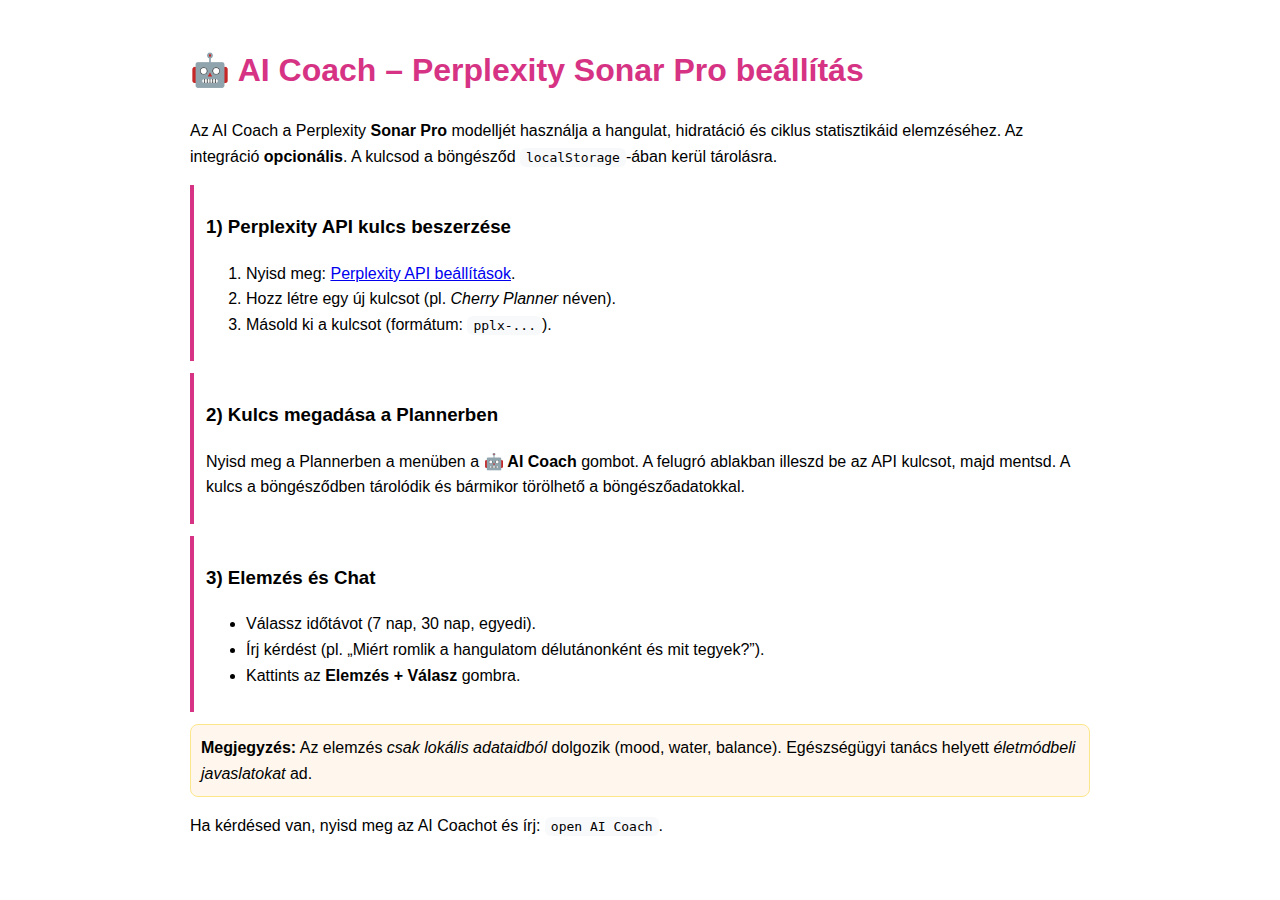
<file: ai-setup.html>
<!DOCTYPE html>
<html lang="hu">
<head>
  <meta charset="UTF-8" />
  <meta name="viewport" content="width=device-width, initial-scale=1" />
  <title>Cherry Planner – AI Coach beállítás</title>
  <style>
    body { font-family: Arial, sans-serif; line-height: 1.6; padding: 24px; max-width: 900px; margin: auto; }
    h1 { color: #d63384; }
    code, kbd { background: #f8f9fa; padding: 2px 6px; border-radius: 6px; }
    .step { border-left: 4px solid #d63384; padding: 8px 12px; margin: 12px 0; background: #fff; }
    .note { background: #fff7ed; padding: 10px; border-radius: 8px; border: 1px solid #fde68a; }
  </style>
  </head>
  <body>
    <h1>🤖 AI Coach – Perplexity Sonar Pro beállítás</h1>
    <p>Az AI Coach a Perplexity <strong>Sonar Pro</strong> modelljét használja a hangulat, hidratáció és ciklus statisztikáid elemzéséhez. Az integráció <strong>opcionális</strong>. A kulcsod a böngésződ <code>localStorage</code>-ában kerül tárolásra.</p>

    <div class="step">
      <h3>1) Perplexity API kulcs beszerzése</h3>
      <ol>
        <li>Nyisd meg: <a href="https://www.perplexity.ai/settings/api" target="_blank">Perplexity API beállítások</a>.</li>
        <li>Hozz létre egy új kulcsot (pl. <em>Cherry Planner</em> néven).</li>
        <li>Másold ki a kulcsot (formátum: <code>pplx-...</code>).</li>
      </ol>
    </div>

    <div class="step">
      <h3>2) Kulcs megadása a Plannerben</h3>
      <p>Nyisd meg a Plannerben a menüben a <strong>🤖 AI Coach</strong> gombot. A felugró ablakban illeszd be az API kulcsot, majd mentsd. A kulcs a böngésződben tárolódik és bármikor törölhető a böngészőadatokkal.</p>
    </div>

    <div class="step">
      <h3>3) Elemzés és Chat</h3>
      <ul>
        <li>Válassz időtávot (7 nap, 30 nap, egyedi).</li>
        <li>Írj kérdést (pl. „Miért romlik a hangulatom délutánonként és mit tegyek?”).</li>
        <li>Kattints az <strong>Elemzés + Válasz</strong> gombra.</li>
      </ul>
    </div>

    <div class="note">
      <strong>Megjegyzés:</strong> Az elemzés <em>csak lokális adataidból</em> dolgozik (mood, water, balance). Egészségügyi tanács helyett <em>életmódbeli javaslatokat</em> ad.
    </div>

    <p>Ha kérdésed van, nyisd meg az AI Coachot és írj: <kbd>open AI Coach</kbd>.</p>
  </body>
</html>
</file>
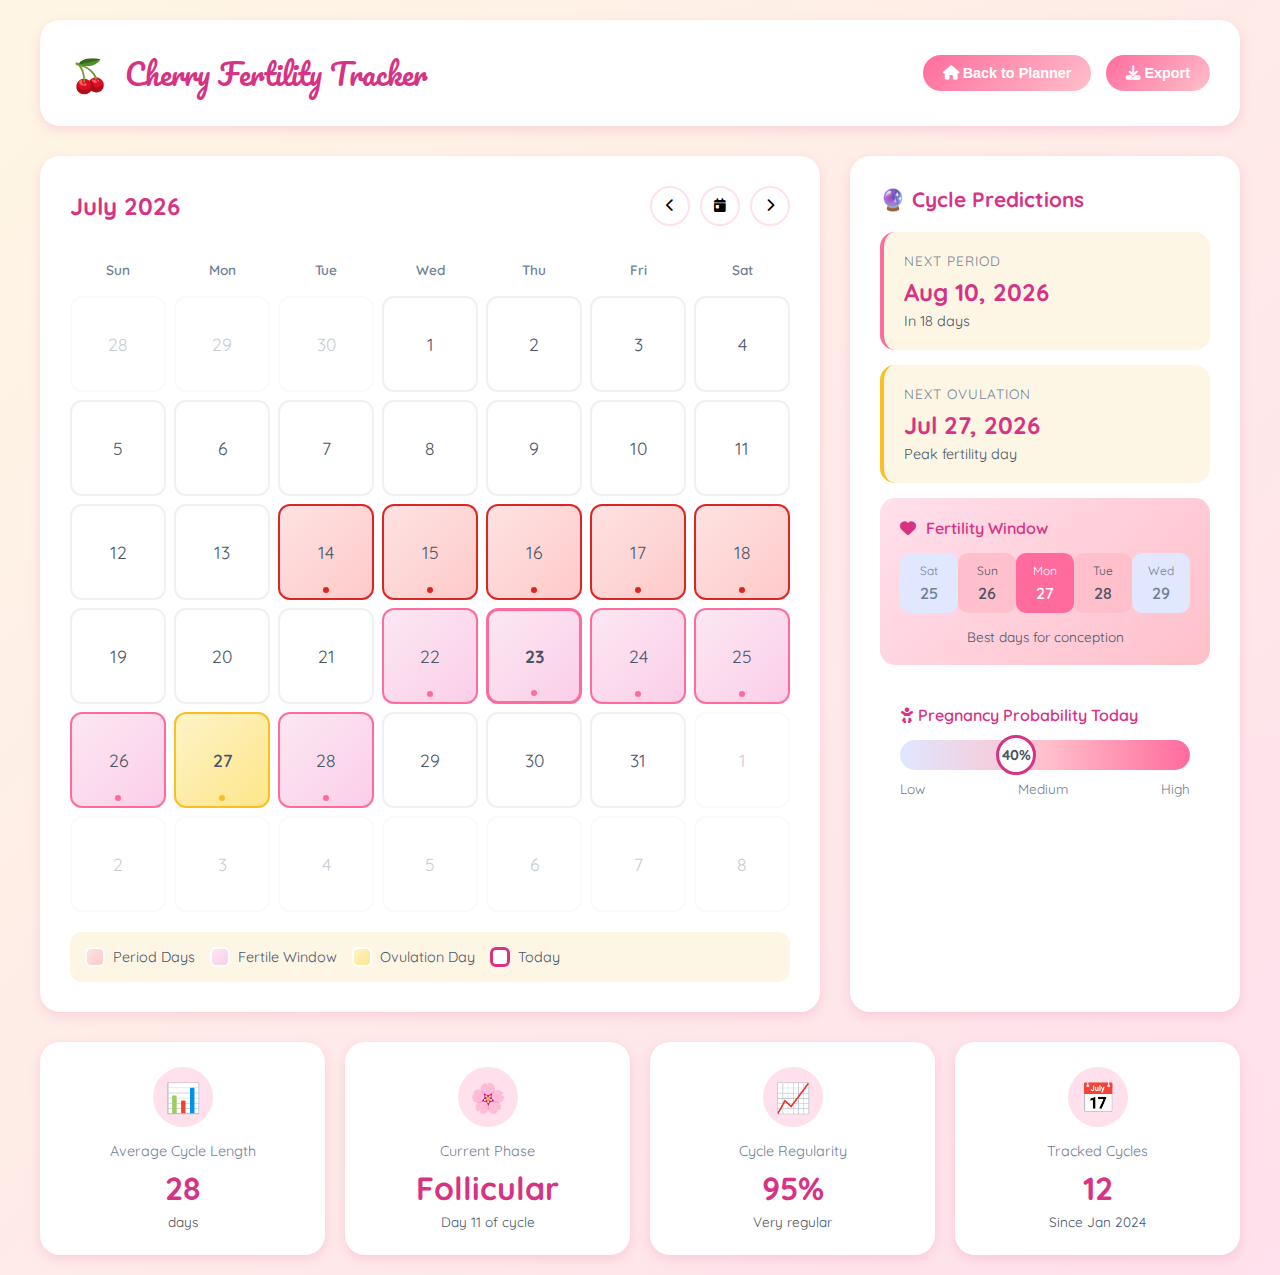
<file: cherry-planner-german.html>
<!DOCTYPE html>
<html lang="en">
<head>
  <meta charset="UTF-8">
  <meta name="viewport" content="width=device-width, initial-scale=1">
  <title>Cherry Planner - Fertility & Cycle Tracker</title>
  <link href="https://fonts.googleapis.com/css2?family=Quicksand:wght@400;500;600;700&family=Pacifico&display=swap" rel="stylesheet">
  <link rel="stylesheet" href="https://cdnjs.cloudflare.com/ajax/libs/font-awesome/6.5.1/css/all.min.css">
  <style>
    :root {
      --cherry-pink: #ff6b9d;
      --cherry-rose: #ffc0cb;
      --cherry-light: #ffe0ec;
      --cherry-dark: #d63384;
      --cherry-gradient: linear-gradient(135deg, #ff6b9d, #ffc0cb);
      --cream: #fef6e4;
      --purple: #c084fc;
      --purple-light: #e9d5ff;
      --success: #86efac;
      --warning: #fde68a;
      --danger: #fca5a5;
      --text-dark: #4a5568;
      --text-light: #718096;
      --white: #ffffff;
      --shadow-sm: 0 2px 4px rgba(214, 51, 132, 0.1);
      --shadow-md: 0 4px 12px rgba(214, 51, 132, 0.15);
      --shadow-lg: 0 10px 30px rgba(214, 51, 132, 0.2);
      
      /* Fertility colors */
      --fertility-high: #ff6b9d;
      --fertility-medium: #ffc0cb;
      --fertility-low: #e0e7ff;
      --ovulation: #fbbf24;
      --period: #dc2626;
    }

    * {
      margin: 0;
      padding: 0;
      box-sizing: border-box;
    }

    body {
      font-family: 'Quicksand', sans-serif;
      background: linear-gradient(135deg, #fef6e4 0%, #ffe0ec 100%);
      min-height: 100vh;
      color: var(--text-dark);
      padding: 20px;
    }

    .container {
      max-width: 1200px;
      margin: 0 auto;
    }

    /* Header */
    .header {
      background: var(--white);
      padding: 25px 30px;
      border-radius: 20px;
      box-shadow: var(--shadow-md);
      margin-bottom: 30px;
      display: flex;
      justify-content: space-between;
      align-items: center;
    }

    .logo {
      display: flex;
      align-items: center;
      gap: 15px;
      font-family: 'Pacifico', cursive;
      font-size: 1.8rem;
      color: var(--cherry-dark);
    }

    .logo-cherry {
      font-size: 2rem;
      animation: pulse 2s ease-in-out infinite;
    }

    @keyframes pulse {
      0%, 100% { transform: scale(1); }
      50% { transform: scale(1.1); }
    }

    .header-actions {
      display: flex;
      gap: 15px;
    }

    .btn {
      padding: 10px 20px;
      border: none;
      border-radius: 25px;
      font-weight: 600;
      cursor: pointer;
      transition: all 0.3s ease;
      font-size: 0.9rem;
      background: var(--cherry-gradient);
      color: white;
    }

    .btn:hover {
      transform: translateY(-2px);
      box-shadow: var(--shadow-lg);
    }

    /* Main Grid */
    .main-grid {
      display: grid;
      grid-template-columns: 2fr 1fr;
      gap: 30px;
      margin-bottom: 30px;
    }

    /* Calendar Section */
    .calendar-section {
      background: var(--white);
      padding: 30px;
      border-radius: 20px;
      box-shadow: var(--shadow-md);
    }

    .calendar-header {
      display: flex;
      justify-content: space-between;
      align-items: center;
      margin-bottom: 25px;
    }

    .calendar-title {
      font-size: 1.5rem;
      font-weight: 700;
      color: var(--cherry-dark);
    }

    .calendar-nav {
      display: flex;
      gap: 10px;
    }

    .nav-btn {
      width: 40px;
      height: 40px;
      border: 2px solid var(--cherry-light);
      background: var(--white);
      border-radius: 50%;
      cursor: pointer;
      display: flex;
      align-items: center;
      justify-content: center;
      transition: all 0.3s ease;
    }

    .nav-btn:hover {
      background: var(--cherry-light);
      border-color: var(--cherry-pink);
    }

    /* Calendar Grid */
    .calendar-grid {
      display: grid;
      grid-template-columns: repeat(7, 1fr);
      gap: 8px;
      margin-bottom: 20px;
    }

    .calendar-day-header {
      text-align: center;
      font-weight: 600;
      color: var(--text-light);
      padding: 10px;
      font-size: 0.85rem;
    }

    .calendar-day {
      aspect-ratio: 1;
      border: 2px solid #f0f0f0;
      border-radius: 12px;
      display: flex;
      flex-direction: column;
      align-items: center;
      justify-content: center;
      cursor: pointer;
      transition: all 0.3s ease;
      position: relative;
      background: var(--white);
    }

    .calendar-day:hover {
      transform: scale(1.05);
      box-shadow: var(--shadow-md);
      z-index: 10;
    }

    .calendar-day.today {
      border-color: var(--cherry-dark);
      border-width: 3px;
      font-weight: 700;
    }

    .calendar-day.period {
      background: linear-gradient(135deg, #fee2e2, #fecaca);
      border-color: var(--period);
    }

    .calendar-day.fertile {
      background: linear-gradient(135deg, #fce7f3, #fbcfe8);
      border-color: var(--fertility-high);
    }

    .calendar-day.ovulation {
      background: linear-gradient(135deg, #fef3c7, #fde68a);
      border-color: var(--ovulation);
      font-weight: 600;
    }

    .day-number {
      font-size: 1.1rem;
      color: var(--text-dark);
    }

    .day-indicator {
      position: absolute;
      bottom: 5px;
      display: flex;
      gap: 3px;
    }

    .indicator-dot {
      width: 6px;
      height: 6px;
      border-radius: 50%;
    }

    .indicator-dot.period { background: var(--period); }
    .indicator-dot.fertile { background: var(--fertility-high); }
    .indicator-dot.ovulation { background: var(--ovulation); }

    /* Predictions Panel */
    .predictions-panel {
      background: var(--white);
      padding: 30px;
      border-radius: 20px;
      box-shadow: var(--shadow-md);
    }

    .panel-title {
      font-size: 1.3rem;
      font-weight: 700;
      color: var(--cherry-dark);
      margin-bottom: 20px;
    }

    .prediction-card {
      background: var(--cream);
      padding: 20px;
      border-radius: 15px;
      margin-bottom: 15px;
      border-left: 4px solid var(--cherry-pink);
    }

    .prediction-label {
      font-size: 0.85rem;
      color: var(--text-light);
      text-transform: uppercase;
      letter-spacing: 1px;
      margin-bottom: 8px;
    }

    .prediction-value {
      font-size: 1.5rem;
      font-weight: 700;
      color: var(--cherry-dark);
      margin-bottom: 5px;
    }

    .prediction-detail {
      font-size: 0.9rem;
      color: var(--text-dark);
    }

    /* Fertility Window */
    .fertility-window {
      background: linear-gradient(135deg, var(--cherry-light), var(--cherry-rose));
      padding: 20px;
      border-radius: 15px;
      margin-bottom: 20px;
    }

    .fertility-title {
      font-weight: 600;
      color: var(--cherry-dark);
      margin-bottom: 15px;
      display: flex;
      align-items: center;
      gap: 10px;
    }

    .fertility-chart {
      display: flex;
      justify-content: space-between;
      margin-bottom: 15px;
    }

    .fertility-day {
      flex: 1;
      text-align: center;
      padding: 10px 5px;
      border-radius: 10px;
      transition: all 0.3s ease;
    }

    .fertility-day.high {
      background: var(--fertility-high);
      color: white;
    }

    .fertility-day.medium {
      background: var(--fertility-medium);
      color: var(--text-dark);
    }

    .fertility-day.low {
      background: var(--fertility-low);
      color: var(--text-light);
    }

    .fertility-day-label {
      font-size: 0.75rem;
      margin-bottom: 5px;
    }

    .fertility-day-date {
      font-weight: 600;
    }

    /* Legend */
    .legend {
      display: flex;
      flex-wrap: wrap;
      gap: 15px;
      padding: 15px;
      background: var(--cream);
      border-radius: 12px;
    }

    .legend-item {
      display: flex;
      align-items: center;
      gap: 8px;
      font-size: 0.9rem;
    }

    .legend-color {
      width: 20px;
      height: 20px;
      border-radius: 6px;
      border: 2px solid var(--white);
    }

    /* Stats Grid */
    .stats-grid {
      display: grid;
      grid-template-columns: repeat(auto-fit, minmax(250px, 1fr));
      gap: 20px;
    }

    .stat-card {
      background: var(--white);
      padding: 25px;
      border-radius: 20px;
      box-shadow: var(--shadow-md);
      text-align: center;
    }

    .stat-icon {
      width: 60px;
      height: 60px;
      background: var(--cherry-light);
      border-radius: 50%;
      display: flex;
      align-items: center;
      justify-content: center;
      font-size: 1.8rem;
      margin: 0 auto 15px;
    }

    .stat-label {
      font-size: 0.9rem;
      color: var(--text-light);
      margin-bottom: 8px;
    }

    .stat-value {
      font-size: 2rem;
      font-weight: 700;
      color: var(--cherry-dark);
    }

    .stat-subtext {
      font-size: 0.85rem;
      color: var(--text-dark);
      margin-top: 5px;
    }

    /* Pregnancy Probability */
    .pregnancy-meter {
      background: var(--white);
      padding: 20px;
      border-radius: 15px;
      margin-top: 20px;
    }

    .meter-title {
      font-weight: 600;
      margin-bottom: 15px;
      color: var(--cherry-dark);
    }

    .meter-bar {
      height: 30px;
      background: linear-gradient(90deg, 
        var(--fertility-low) 0%, 
        var(--fertility-medium) 50%, 
        var(--fertility-high) 100%);
      border-radius: 15px;
      position: relative;
      margin-bottom: 10px;
    }

    .meter-indicator {
      position: absolute;
      top: -5px;
      width: 40px;
      height: 40px;
      background: var(--white);
      border: 3px solid var(--cherry-dark);
      border-radius: 50%;
      transform: translateX(-50%);
      display: flex;
      align-items: center;
      justify-content: center;
      font-weight: 700;
      font-size: 0.9rem;
      transition: left 0.5s ease;
    }

    .meter-labels {
      display: flex;
      justify-content: space-between;
      font-size: 0.85rem;
      color: var(--text-light);
    }

    /* Responsive */
    @media (max-width: 768px) {
      .main-grid {
        grid-template-columns: 1fr;
      }
      
      .header {
        flex-direction: column;
        gap: 20px;
      }
      
      .calendar-grid {
        gap: 4px;
      }
      
      .calendar-day {
        font-size: 0.9rem;
      }
    }
  </style>
</head>
<body>
  <div class="container">
    <!-- Header -->
    <header class="header">
      <div class="logo">
        <span class="logo-cherry">🍒</span>
        <span>Cherry Fertility Tracker</span>
      </div>
      <div class="header-actions">
        <button class="btn" onclick="location.href='index.html'">
          <i class="fas fa-home"></i> Back to Planner
        </button>
        <button class="btn" onclick="exportData()">
          <i class="fas fa-download"></i> Export
        </button>
      </div>
    </header>

    <!-- Main Grid -->
    <div class="main-grid">
      <!-- Calendar Section -->
      <div class="calendar-section">
        <div class="calendar-header">
          <h2 class="calendar-title" id="calendarTitle">December 2024</h2>
          <div class="calendar-nav">
            <button class="nav-btn" id="prevMonth">
              <i class="fas fa-chevron-left"></i>
            </button>
            <button class="nav-btn" id="todayBtn">
              <i class="fas fa-calendar-day"></i>
            </button>
            <button class="nav-btn" id="nextMonth">
              <i class="fas fa-chevron-right"></i>
            </button>
          </div>
        </div>
        
        <div class="calendar-grid" id="calendarGrid">
          <!-- Calendar will be generated here -->
        </div>
        
        <div class="legend">
          <div class="legend-item">
            <div class="legend-color" style="background: linear-gradient(135deg, #fee2e2, #fecaca);"></div>
            <span>Period Days</span>
          </div>
          <div class="legend-item">
            <div class="legend-color" style="background: linear-gradient(135deg, #fce7f3, #fbcfe8);"></div>
            <span>Fertile Window</span>
          </div>
          <div class="legend-item">
            <div class="legend-color" style="background: linear-gradient(135deg, #fef3c7, #fde68a);"></div>
            <span>Ovulation Day</span>
          </div>
          <div class="legend-item">
            <div class="legend-color" style="background: var(--white); border: 3px solid var(--cherry-dark);"></div>
            <span>Today</span>
          </div>
        </div>
      </div>

      <!-- Predictions Panel -->
      <div class="predictions-panel">
        <h3 class="panel-title">🔮 Cycle Predictions</h3>
        
        <div class="prediction-card">
          <div class="prediction-label">Next Period</div>
          <div class="prediction-value" id="nextPeriod">Jan 15, 2025</div>
          <div class="prediction-detail">In 18 days</div>
        </div>
        
        <div class="prediction-card" style="border-color: var(--ovulation);">
          <div class="prediction-label">Next Ovulation</div>
          <div class="prediction-value" id="nextOvulation">Jan 1, 2025</div>
          <div class="prediction-detail">Peak fertility day</div>
        </div>
        
        <div class="fertility-window">
          <div class="fertility-title">
            <i class="fas fa-heart"></i>
            Fertility Window
          </div>
          <div class="fertility-chart" id="fertilityChart">
            <!-- Will be generated -->
          </div>
          <div style="text-align: center; font-size: 0.85rem; color: var(--text-dark);">
            Best days for conception
          </div>
        </div>
        
        <div class="pregnancy-meter">
          <div class="meter-title">
            <i class="fas fa-baby"></i> Pregnancy Probability Today
          </div>
          <div class="meter-bar">
            <div class="meter-indicator" id="pregnancyIndicator" style="left: 20%;">
              20%
            </div>
          </div>
          <div class="meter-labels">
            <span>Low</span>
            <span>Medium</span>
            <span>High</span>
          </div>
        </div>
      </div>
    </div>

    <!-- Stats Grid -->
    <div class="stats-grid">
      <div class="stat-card">
        <div class="stat-icon">📊</div>
        <div class="stat-label">Average Cycle Length</div>
        <div class="stat-value" id="avgCycle">28</div>
        <div class="stat-subtext">days</div>
      </div>
      
      <div class="stat-card">
        <div class="stat-icon">🌸</div>
        <div class="stat-label">Current Phase</div>
        <div class="stat-value" id="currentPhase">Follicular</div>
        <div class="stat-subtext">Day 8 of cycle</div>
      </div>
      
      <div class="stat-card">
        <div class="stat-icon">📈</div>
        <div class="stat-label">Cycle Regularity</div>
        <div class="stat-value" id="regularity">95%</div>
        <div class="stat-subtext">Very regular</div>
      </div>
      
      <div class="stat-card">
        <div class="stat-icon">📅</div>
        <div class="stat-label">Tracked Cycles</div>
        <div class="stat-value" id="trackedCycles">12</div>
        <div class="stat-subtext">Since Jan 2024</div>
      </div>
    </div>
  </div>

  <script>
    class FertilityTracker {
      constructor() {
        this.currentDate = new Date();
        this.cycleData = this.loadCycleData();
        this.init();
      }

      init() {
        this.renderCalendar();
        this.updatePredictions();
        this.updateStats();
        this.setupEventListeners();
      }

      loadCycleData() {
        const stored = localStorage.getItem('cherry_cycle');
        if (stored) {
          try {
            return JSON.parse(stored);
          } catch (e) {
            console.error('Error loading cycle data:', e);
          }
        }
        return {
          cycleLength: 28,
          periodLength: 5,
          lastPeriodStart: new Date(Date.now() - 10 * 24 * 60 * 60 * 1000).toISOString(),
          history: []
        };
      }

      saveCycleData() {
        localStorage.setItem('cherry_cycle', JSON.stringify(this.cycleData));
      }

      renderCalendar() {
        const grid = document.getElementById('calendarGrid');
        const title = document.getElementById('calendarTitle');
        
        const year = this.currentDate.getFullYear();
        const month = this.currentDate.getMonth();
        
        title.textContent = this.currentDate.toLocaleDateString('en-US', { 
          month: 'long', 
          year: 'numeric' 
        });
        
        grid.innerHTML = '';
        
        // Day headers
        const dayHeaders = ['Sun', 'Mon', 'Tue', 'Wed', 'Thu', 'Fri', 'Sat'];
        dayHeaders.forEach(day => {
          const header = document.createElement('div');
          header.className = 'calendar-day-header';
          header.textContent = day;
          grid.appendChild(header);
        });
        
        // Get first day of month
        const firstDay = new Date(year, month, 1);
        const lastDay = new Date(year, month + 1, 0);
        const prevLastDay = new Date(year, month, 0);
        
        const firstDayOfWeek = firstDay.getDay();
        const daysInMonth = lastDay.getDate();
        const daysInPrevMonth = prevLastDay.getDate();
        
        // Previous month days
        for (let i = firstDayOfWeek - 1; i >= 0; i--) {
          const day = document.createElement('div');
          day.className = 'calendar-day';
          day.style.opacity = '0.3';
          const dayNum = daysInPrevMonth - i;
          day.innerHTML = `<span class="day-number">${dayNum}</span>`;
          grid.appendChild(day);
        }
        
        // Current month days
        const today = new Date();
        const cycleInfo = this.calculateCycleInfo();
        
        for (let day = 1; day <= daysInMonth; day++) {
          const dayElement = document.createElement('div');
          dayElement.className = 'calendar-day';
          
          const currentDay = new Date(year, month, day);
          const dayOfCycle = this.getDayOfCycle(currentDay);
          
          // Check if today
          if (currentDay.toDateString() === today.toDateString()) {
            dayElement.classList.add('today');
          }
          
          // Check cycle phases
          if (dayOfCycle >= 1 && dayOfCycle <= this.cycleData.periodLength) {
            dayElement.classList.add('period');
          } else if (dayOfCycle >= cycleInfo.fertileStart && dayOfCycle <= cycleInfo.fertileEnd) {
            if (dayOfCycle === cycleInfo.ovulationDay) {
              dayElement.classList.add('ovulation');
            } else {
              dayElement.classList.add('fertile');
            }
          }
          
          dayElement.innerHTML = `
            <span class="day-number">${day}</span>
            <div class="day-indicator">
              ${dayOfCycle >= 1 && dayOfCycle <= this.cycleData.periodLength ? '<span class="indicator-dot period"></span>' : ''}
              ${dayOfCycle === cycleInfo.ovulationDay ? '<span class="indicator-dot ovulation"></span>' : ''}
              ${dayOfCycle >= cycleInfo.fertileStart && dayOfCycle <= cycleInfo.fertileEnd && dayOfCycle !== cycleInfo.ovulationDay ? '<span class="indicator-dot fertile"></span>' : ''}
            </div>
          `;
          
          dayElement.addEventListener('click', () => this.onDayClick(currentDay));
          grid.appendChild(dayElement);
        }
        
        // Next month days
        const remainingDays = 42 - (firstDayOfWeek + daysInMonth);
        for (let day = 1; day <= remainingDays; day++) {
          const dayElement = document.createElement('div');
          dayElement.className = 'calendar-day';
          dayElement.style.opacity = '0.3';
          dayElement.innerHTML = `<span class="day-number">${day}</span>`;
          grid.appendChild(dayElement);
        }
      }

      getDayOfCycle(date) {
        const lastPeriod = new Date(this.cycleData.lastPeriodStart);
        const daysSince = Math.floor((date - lastPeriod) / (1000 * 60 * 60 * 24));
        return (daysSince % this.cycleData.cycleLength) + 1;
      }

      calculateCycleInfo() {
        const ovulationDay = this.cycleData.cycleLength - 14;
        return {
          ovulationDay: ovulationDay,
          fertileStart: ovulationDay - 5,
          fertileEnd: ovulationDay + 1
        };
      }

      updatePredictions() {
        const lastPeriod = new Date(this.cycleData.lastPeriodStart);
        const nextPeriod = new Date(lastPeriod);
        nextPeriod.setDate(nextPeriod.getDate() + this.cycleData.cycleLength);
        
        const cycleInfo = this.calculateCycleInfo();
        const nextOvulation = new Date(nextPeriod);
        nextOvulation.setDate(nextOvulation.getDate() - 14);
        
        // Update UI
        document.getElementById('nextPeriod').textContent = nextPeriod.toLocaleDateString('en-US', {
          month: 'short',
          day: 'numeric',
          year: 'numeric'
        });
        
        document.getElementById('nextOvulation').textContent = nextOvulation.toLocaleDateString('en-US', {
          month: 'short',
          day: 'numeric',
          year: 'numeric'
        });
        
        // Update fertility window
        this.updateFertilityWindow(nextOvulation);
        
        // Update pregnancy probability
        this.updatePregnancyProbability();
      }

      updateFertilityWindow(ovulationDate) {
        const chart = document.getElementById('fertilityChart');
        chart.innerHTML = '';
        
        const days = [];
        for (let i = -2; i <= 2; i++) {
          const date = new Date(ovulationDate);
          date.setDate(date.getDate() + i);
          days.push({
            date: date,
            fertility: i === 0 ? 'high' : Math.abs(i) === 1 ? 'medium' : 'low'
          });
        }
        
        days.forEach(day => {
          const dayElement = document.createElement('div');
          dayElement.className = `fertility-day ${day.fertility}`;
          dayElement.innerHTML = `
            <div class="fertility-day-label">${day.date.toLocaleDateString('en-US', { weekday: 'short' })}</div>
            <div class="fertility-day-date">${day.date.getDate()}</div>
          `;
          chart.appendChild(dayElement);
        });
      }

      updatePregnancyProbability() {
        const today = new Date();
        const dayOfCycle = this.getDayOfCycle(today);
        const cycleInfo = this.calculateCycleInfo();
        
        let probability = 5; // Base probability
        
        if (dayOfCycle === cycleInfo.ovulationDay) {
          probability = 90;
        } else if (dayOfCycle === cycleInfo.ovulationDay - 1 || dayOfCycle === cycleInfo.ovulationDay + 1) {
          probability = 70;
        } else if (dayOfCycle >= cycleInfo.fertileStart && dayOfCycle <= cycleInfo.fertileEnd) {
          probability = 40;
        } else if (dayOfCycle >= 1 && dayOfCycle <= this.cycleData.periodLength) {
          probability = 0;
        }
        
        const indicator = document.getElementById('pregnancyIndicator');
        indicator.style.left = `${probability}%`;
        indicator.textContent = `${probability}%`;
      }

      updateStats() {
        document.getElementById('avgCycle').textContent = this.cycleData.cycleLength;
        
        const today = new Date();
        const dayOfCycle = this.getDayOfCycle(today);
        let phase = 'Unknown';
        
        if (dayOfCycle >= 1 && dayOfCycle <= this.cycleData.periodLength) {
          phase = 'Menstrual';
        } else if (dayOfCycle <= this.cycleData.cycleLength / 2) {
          phase = 'Follicular';
        } else if (dayOfCycle === this.cycleData.cycleLength - 14) {
          phase = 'Ovulation';
        } else {
          phase = 'Luteal';
        }
        
        document.getElementById('currentPhase').textContent = phase;
        document.querySelector('#currentPhase + .stat-subtext').textContent = `Day ${dayOfCycle} of cycle`;
        
        // Calculate regularity (mock data for demo)
        const regularity = 95;
        document.getElementById('regularity').textContent = `${regularity}%`;
        
        // Tracked cycles (mock data)
        document.getElementById('trackedCycles').textContent = '12';
      }

      setupEventListeners() {
        document.getElementById('prevMonth').addEventListener('click', () => {
          this.currentDate.setMonth(this.currentDate.getMonth() - 1);
          this.renderCalendar();
        });
        
        document.getElementById('nextMonth').addEventListener('click', () => {
          this.currentDate.setMonth(this.currentDate.getMonth() + 1);
          this.renderCalendar();
        });
        
        document.getElementById('todayBtn').addEventListener('click', () => {
          this.currentDate = new Date();
          this.renderCalendar();
        });
      }

      onDayClick(date) {
        console.log('Day clicked:', date);
        // Here you can add functionality to mark period start, log symptoms, etc.
      }
    }

    function exportData() {
      const data = localStorage.getItem('cherry_cycle');
      const blob = new Blob([data], { type: 'application/json' });
      const url = URL.createObjectURL(blob);
      const a = document.createElement('a');
      a.href = url;
      a.download = 'cherry-cycle-data.json';
      a.click();
      URL.revokeObjectURL(url);
    }

    // Initialize tracker
    document.addEventListener('DOMContentLoaded', () => {
      new FertilityTracker();
    });
  </script>
</body>
</html>
</file>
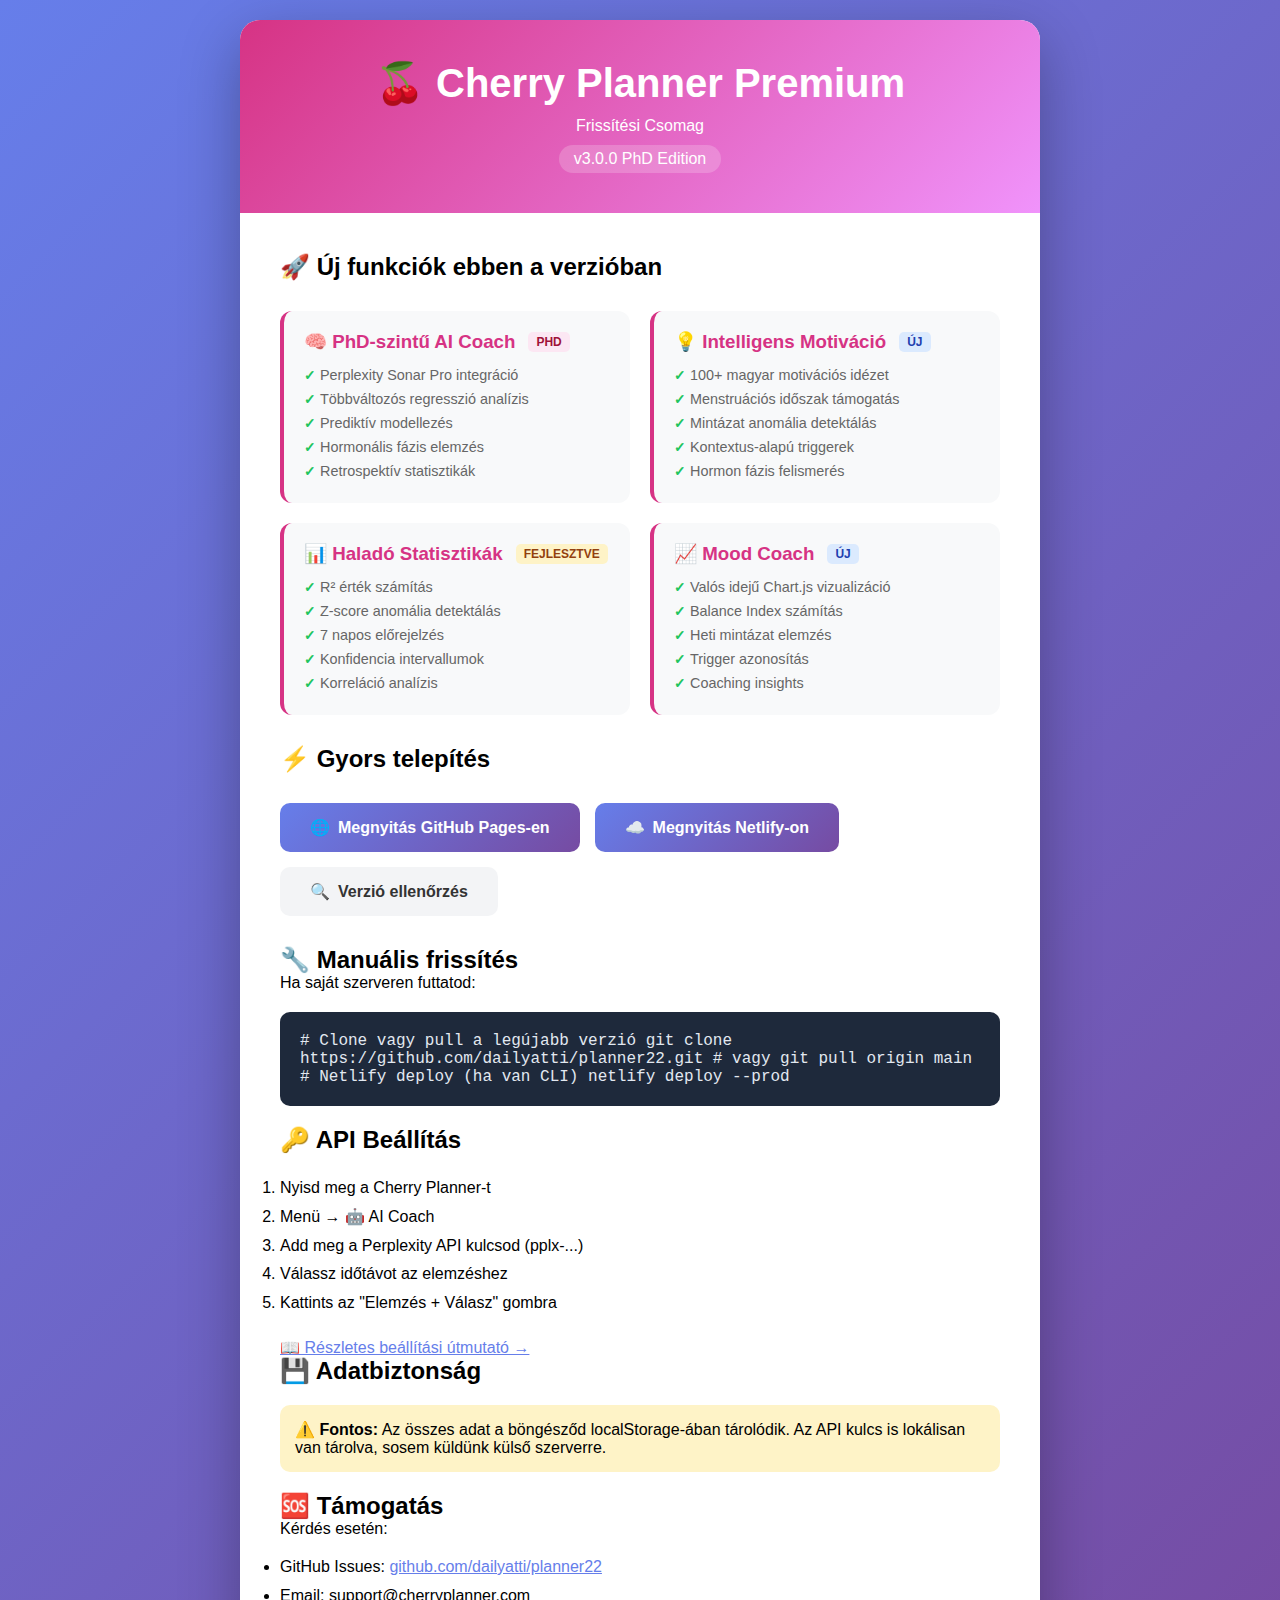
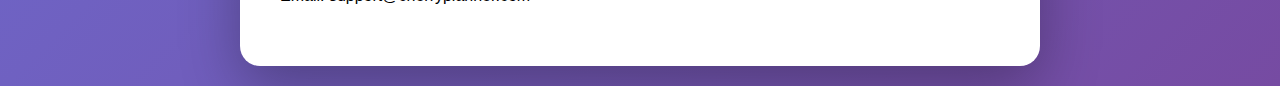
<file: update-package.html>
<!DOCTYPE html>
<html lang="hu">
<head>
  <meta charset="UTF-8">
  <meta name="viewport" content="width=device-width, initial-scale=1">
  <title>Cherry Planner Premium - Frissítési Csomag</title>
  <style>
    * { margin: 0; padding: 0; box-sizing: border-box; }
    body {
      font-family: -apple-system, BlinkMacSystemFont, 'Segoe UI', Roboto, sans-serif;
      background: linear-gradient(135deg, #667eea 0%, #764ba2 100%);
      min-height: 100vh;
      display: flex;
      align-items: center;
      justify-content: center;
      padding: 20px;
    }
    .container {
      background: white;
      border-radius: 20px;
      box-shadow: 0 20px 60px rgba(0,0,0,0.3);
      max-width: 800px;
      width: 100%;
      overflow: hidden;
    }
    .header {
      background: linear-gradient(135deg, #d63384 0%, #f093fb 100%);
      padding: 40px;
      text-align: center;
      color: white;
    }
    .header h1 {
      font-size: 2.5rem;
      margin-bottom: 10px;
    }
    .version {
      background: rgba(255,255,255,0.2);
      display: inline-block;
      padding: 5px 15px;
      border-radius: 20px;
      margin-top: 10px;
    }
    .content {
      padding: 40px;
    }
    .feature-grid {
      display: grid;
      grid-template-columns: repeat(auto-fit, minmax(250px, 1fr));
      gap: 20px;
      margin: 30px 0;
    }
    .feature {
      background: #f8f9fa;
      padding: 20px;
      border-radius: 12px;
      border-left: 4px solid #d63384;
    }
    .feature h3 {
      color: #d63384;
      margin-bottom: 10px;
      display: flex;
      align-items: center;
      gap: 8px;
    }
    .feature ul {
      list-style: none;
      font-size: 0.9rem;
      color: #666;
    }
    .feature li {
      padding: 4px 0;
    }
    .feature li:before {
      content: "✓ ";
      color: #22c55e;
      font-weight: bold;
    }
    .actions {
      display: flex;
      gap: 15px;
      margin: 30px 0;
      flex-wrap: wrap;
    }
    .btn {
      padding: 15px 30px;
      border-radius: 10px;
      text-decoration: none;
      font-weight: 600;
      transition: transform 0.2s;
      display: inline-flex;
      align-items: center;
      gap: 8px;
      border: none;
      cursor: pointer;
      font-size: 1rem;
    }
    .btn:hover {
      transform: translateY(-2px);
    }
    .btn-primary {
      background: linear-gradient(135deg, #667eea 0%, #764ba2 100%);
      color: white;
    }
    .btn-secondary {
      background: #f3f4f6;
      color: #333;
    }
    .status {
      background: #f0fdf4;
      border: 1px solid #86efac;
      padding: 15px;
      border-radius: 10px;
      margin: 20px 0;
      display: none;
    }
    .status.show {
      display: block;
    }
    .code-block {
      background: #1e293b;
      color: #e2e8f0;
      padding: 20px;
      border-radius: 10px;
      font-family: 'Courier New', monospace;
      margin: 20px 0;
      overflow-x: auto;
    }
    .badge {
      display: inline-block;
      padding: 3px 8px;
      border-radius: 5px;
      font-size: 0.75rem;
      font-weight: 600;
      margin-left: 5px;
    }
    .badge-new { background: #dbeafe; color: #1e40af; }
    .badge-improved { background: #fef3c7; color: #92400e; }
    .badge-phd { background: #fce7f3; color: #9f1239; }
  </style>
</head>
<body>
  <div class="container">
    <div class="header">
      <h1>🍒 Cherry Planner Premium</h1>
      <p>Frissítési Csomag</p>
      <div class="version">v3.0.0 PhD Edition</div>
    </div>
    
    <div class="content">
      <h2>🚀 Új funkciók ebben a verzióban</h2>
      
      <div class="feature-grid">
        <div class="feature">
          <h3>🧠 PhD-szintű AI Coach <span class="badge badge-phd">PHD</span></h3>
          <ul>
            <li>Perplexity Sonar Pro integráció</li>
            <li>Többváltozós regresszió analízis</li>
            <li>Prediktív modellezés</li>
            <li>Hormonális fázis elemzés</li>
            <li>Retrospektív statisztikák</li>
          </ul>
        </div>
        
        <div class="feature">
          <h3>💡 Intelligens Motiváció <span class="badge badge-new">ÚJ</span></h3>
          <ul>
            <li>100+ magyar motivációs idézet</li>
            <li>Menstruációs időszak támogatás</li>
            <li>Mintázat anomália detektálás</li>
            <li>Kontextus-alapú triggerek</li>
            <li>Hormon fázis felismerés</li>
          </ul>
        </div>
        
        <div class="feature">
          <h3>📊 Haladó Statisztikák <span class="badge badge-improved">FEJLESZTVE</span></h3>
          <ul>
            <li>R² érték számítás</li>
            <li>Z-score anomália detektálás</li>
            <li>7 napos előrejelzés</li>
            <li>Konfidencia intervallumok</li>
            <li>Korreláció analízis</li>
          </ul>
        </div>
        
        <div class="feature">
          <h3>📈 Mood Coach <span class="badge badge-new">ÚJ</span></h3>
          <ul>
            <li>Valós idejű Chart.js vizualizáció</li>
            <li>Balance Index számítás</li>
            <li>Heti mintázat elemzés</li>
            <li>Trigger azonosítás</li>
            <li>Coaching insights</li>
          </ul>
        </div>
      </div>
      
      <h2>⚡ Gyors telepítés</h2>
      
      <div class="actions">
        <a href="https://dailyatti.github.io/planner22/" class="btn btn-primary" target="_blank">
          <span>🌐</span> Megnyitás GitHub Pages-en
        </a>
        <a href="https://cherry-planner.netlify.app/" class="btn btn-primary" target="_blank">
          <span>☁️</span> Megnyitás Netlify-on
        </a>
        <button class="btn btn-secondary" onclick="checkVersion()">
          <span>🔍</span> Verzió ellenőrzés
        </button>
      </div>
      
      <div id="status" class="status">
        <strong>✅ Sikeres frissítés!</strong><br>
        A Cherry Planner Premium PhD Edition telepítve van.
      </div>
      
      <h2>🔧 Manuális frissítés</h2>
      
      <p>Ha saját szerveren futtatod:</p>
      
      <div class="code-block">
# Clone vagy pull a legújabb verzió
git clone https://github.com/dailyatti/planner22.git
# vagy
git pull origin main

# Netlify deploy (ha van CLI)
netlify deploy --prod
      </div>
      
      <h2>🔑 API Beállítás</h2>
      
      <ol style="line-height: 1.8; margin: 20px 0;">
        <li>Nyisd meg a Cherry Planner-t</li>
        <li>Menü → 🤖 AI Coach</li>
        <li>Add meg a Perplexity API kulcsod (pplx-...)</li>
        <li>Válassz időtávot az elemzéshez</li>
        <li>Kattints az "Elemzés + Válasz" gombra</li>
      </ol>
      
      <p style="margin-top: 20px;">
        <a href="ai-setup.html" target="_blank" style="color: #667eea;">
          📖 Részletes beállítási útmutató →
        </a>
      </p>
      
      <h2>💾 Adatbiztonság</h2>
      
      <p style="background: #fef3c7; padding: 15px; border-radius: 10px; margin: 20px 0;">
        <strong>⚠️ Fontos:</strong> Az összes adat a böngésződ localStorage-ában tárolódik. 
        Az API kulcs is lokálisan van tárolva, sosem küldünk külső szerverre.
      </p>
      
      <h2>🆘 Támogatás</h2>
      
      <p>Kérdés esetén:</p>
      <ul style="line-height: 1.8; margin: 15px 0;">
        <li>GitHub Issues: <a href="https://github.com/dailyatti/planner22/issues" target="_blank" style="color: #667eea;">github.com/dailyatti/planner22</a></li>
        <li>Email: support@cherryplanner.com</li>
      </ul>
    </div>
  </div>
  
  <script>
    function checkVersion() {
      const status = document.getElementById('status');
      status.classList.add('show');
      
      // Simulate version check
      setTimeout(() => {
        status.innerHTML = `
          <strong>✅ Verzió információ</strong><br>
          Telepített: v3.0.0 PhD Edition<br>
          Legújabb: v3.0.0<br>
          Állapot: Naprakész
        `;
      }, 1000);
    }
    
    // Auto-detect if running from GitHub/Netlify
    if (window.location.hostname.includes('github.io') || window.location.hostname.includes('netlify')) {
      document.addEventListener('DOMContentLoaded', () => {
        const status = document.getElementById('status');
        status.innerHTML = `
          <strong>🎉 Üdvözlünk a Cherry Planner Premium-ban!</strong><br>
          PhD Edition sikeresen betöltve.
        `;
        status.classList.add('show');
      });
    }
  </script>
</body>
</html>
</file>
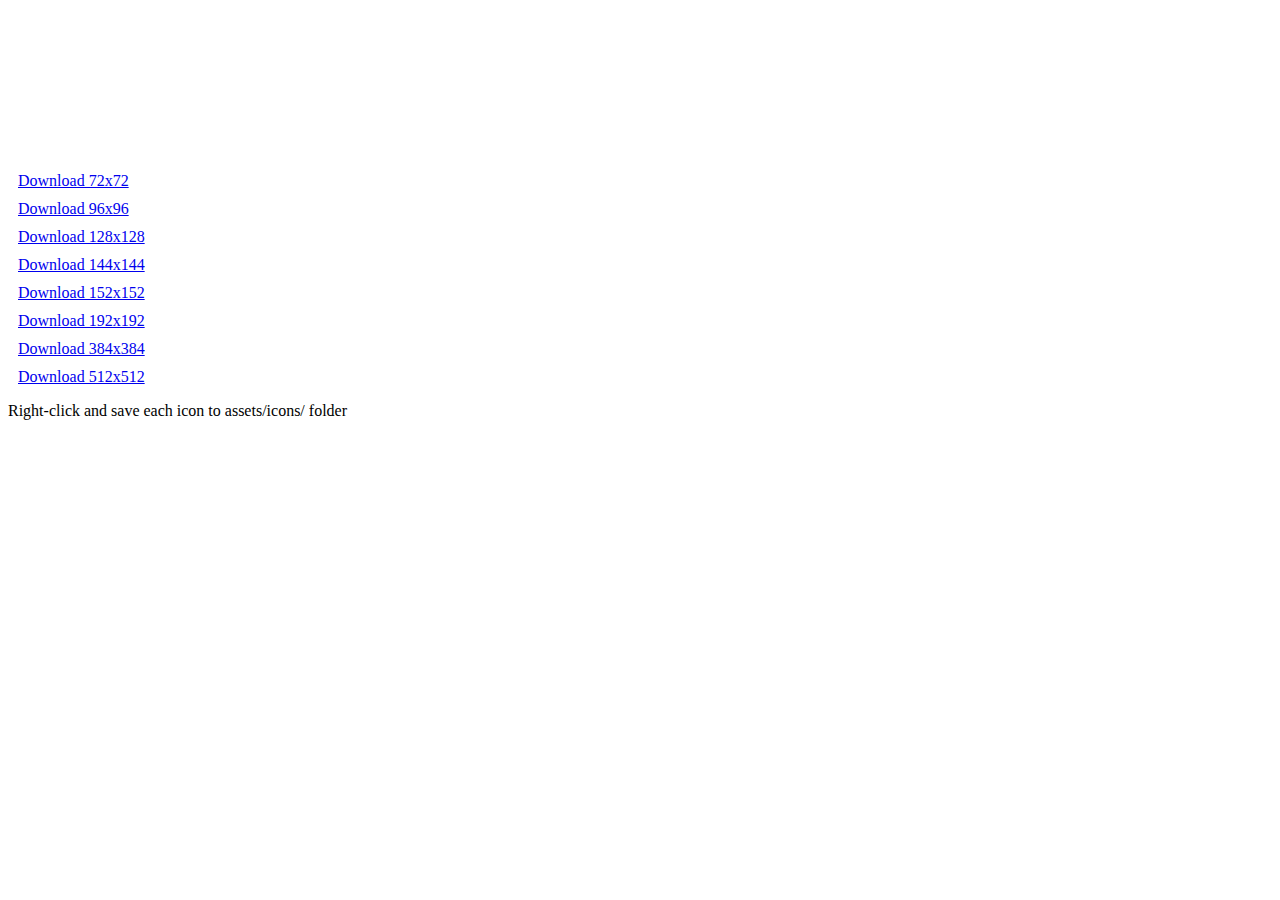
<file: assets/icons/generate-icons.html>
<!DOCTYPE html>
<html>
<head>
  <title>Generate Cherry Icons</title>
</head>
<body>
  <canvas id="canvas"></canvas>
  <script>
    // Generate icon images
    const sizes = [72, 96, 128, 144, 152, 192, 384, 512];
    
    sizes.forEach(size => {
      const canvas = document.createElement('canvas');
      canvas.width = size;
      canvas.height = size;
      const ctx = canvas.getContext('2d');
      
      // Background gradient
      const gradient = ctx.createLinearGradient(0, 0, size, size);
      gradient.addColorStop(0, '#d63384');
      gradient.addColorStop(1, '#f093fb');
      ctx.fillStyle = gradient;
      ctx.fillRect(0, 0, size, size);
      
      // Cherry emoji
      ctx.font = `${size * 0.6}px Arial`;
      ctx.textAlign = 'center';
      ctx.textBaseline = 'middle';
      ctx.fillText('🍒', size / 2, size / 2);
      
      // Download link
      const link = document.createElement('a');
      link.download = `icon-${size}.png`;
      link.href = canvas.toDataURL();
      link.textContent = `Download ${size}x${size}`;
      link.style.display = 'block';
      link.style.margin = '10px';
      document.body.appendChild(link);
    });
  </script>
  <p>Right-click and save each icon to assets/icons/ folder</p>
</body>
</html>
</file>
